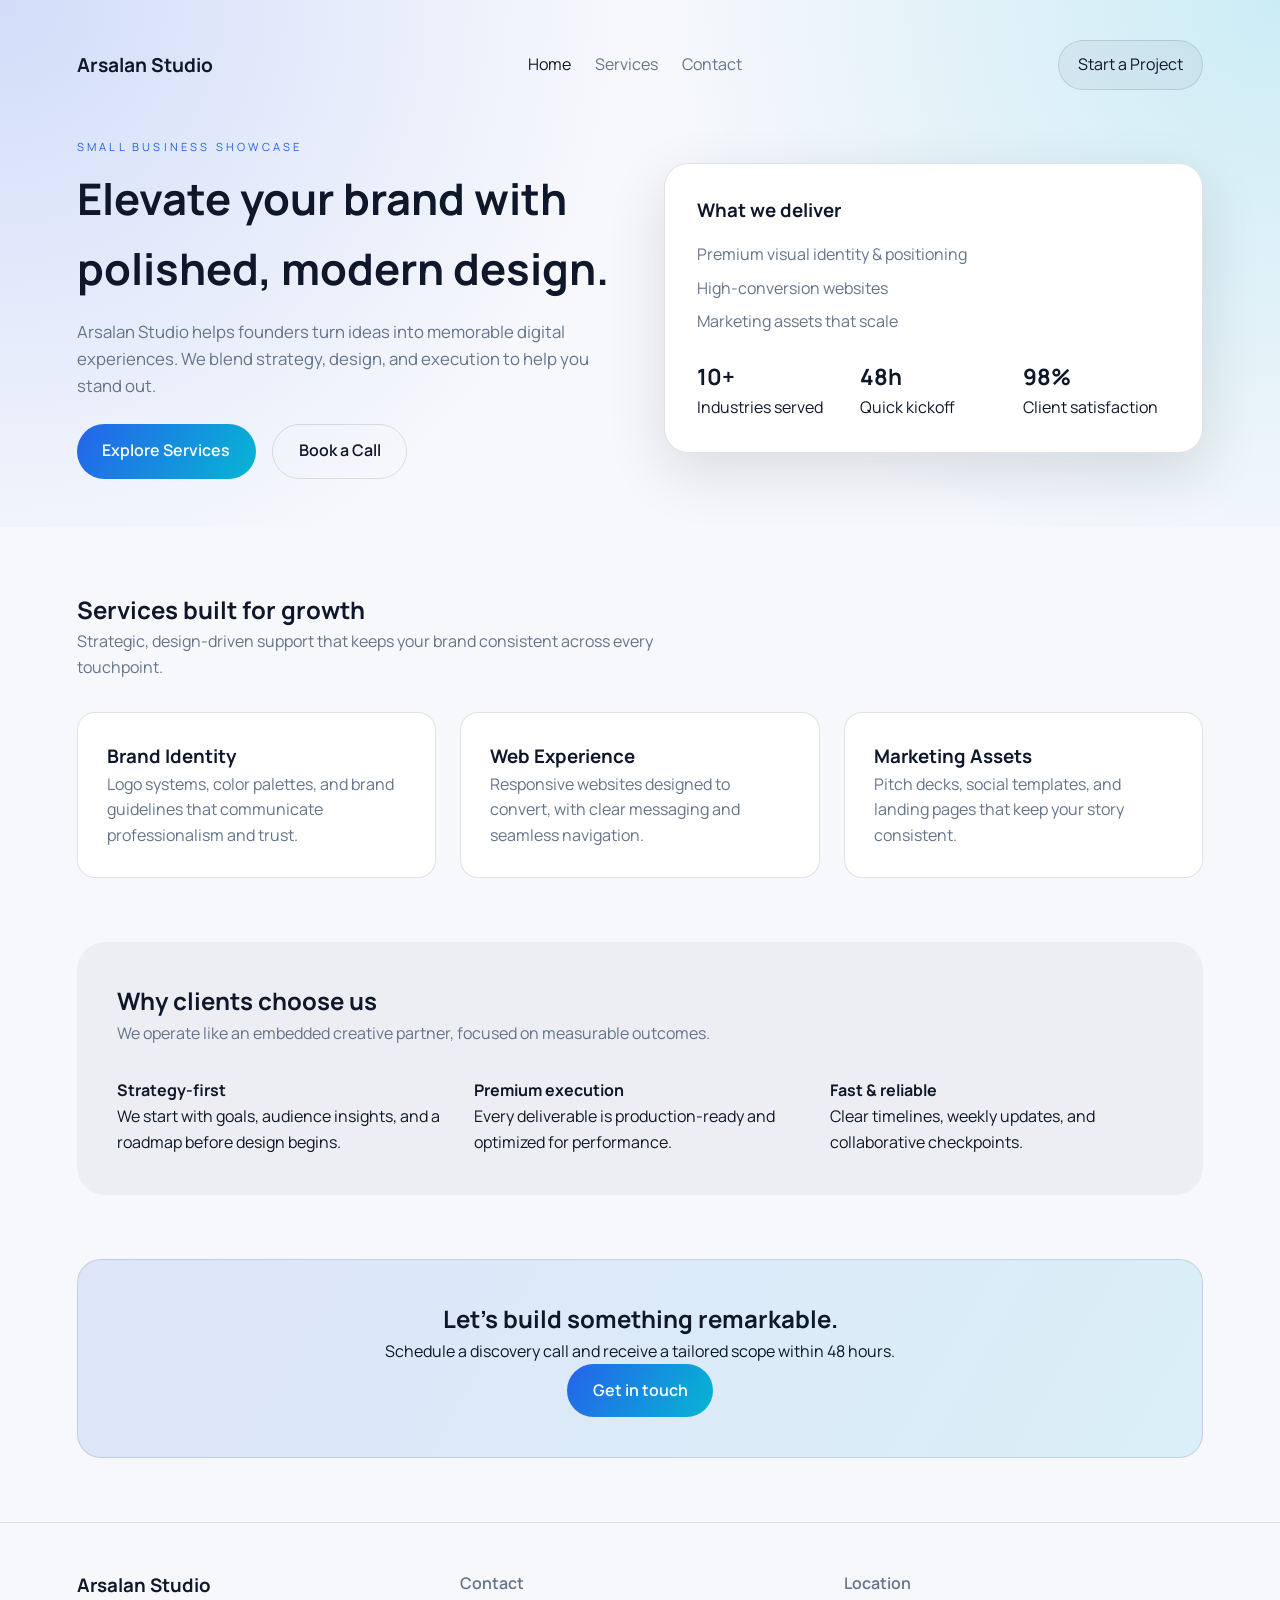
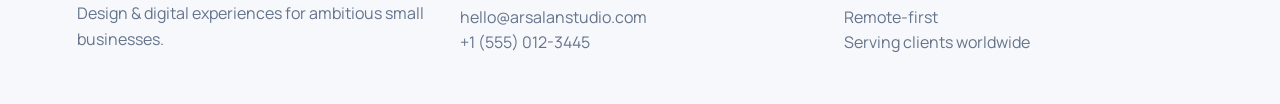
<file: index.html>
<!DOCTYPE html>
<html lang="en">
<head>
  <meta charset="UTF-8" />
  <meta name="viewport" content="width=device-width, initial-scale=1" />
  <title>Arsalan Studio | Showcase</title>
  <link rel="stylesheet" href="styles.css" />
</head>
<body>
  <header class="site-header">
    <nav class="nav">
      <a class="logo" href="index.html">Arsalan Studio</a>
      <div class="nav-links">
        <a class="active" href="index.html">Home</a>
        <a href="services.html">Services</a>
        <a href="contact.html">Contact</a>
      </div>
      <a class="cta" href="contact.html">Start a Project</a>
    </nav>
    <section class="hero">
      <div class="hero-content">
        <p class="eyebrow">Small Business Showcase</p>
        <h1>Elevate your brand with polished, modern design.</h1>
        <p class="lead">Arsalan Studio helps founders turn ideas into memorable digital experiences. We blend strategy, design, and execution to help you stand out.</p>
        <div class="hero-actions">
          <a class="primary" href="services.html">Explore Services</a>
          <a class="ghost" href="contact.html">Book a Call</a>
        </div>
      </div>
      <div class="hero-card">
        <h3>What we deliver</h3>
        <ul>
          <li>Premium visual identity & positioning</li>
          <li>High-conversion websites</li>
          <li>Marketing assets that scale</li>
        </ul>
        <div class="stat-grid">
          <div>
            <p class="stat">10+</p>
            <span>Industries served</span>
          </div>
          <div>
            <p class="stat">48h</p>
            <span>Quick kickoff</span>
          </div>
          <div>
            <p class="stat">98%</p>
            <span>Client satisfaction</span>
          </div>
        </div>
      </div>
    </section>
  </header>

  <main>
    <section class="section">
      <div class="section-header">
        <h2>Services built for growth</h2>
        <p>Strategic, design-driven support that keeps your brand consistent across every touchpoint.</p>
      </div>
      <div class="grid">
        <article class="card">
          <h3>Brand Identity</h3>
          <p>Logo systems, color palettes, and brand guidelines that communicate professionalism and trust.</p>
        </article>
        <article class="card">
          <h3>Web Experience</h3>
          <p>Responsive websites designed to convert, with clear messaging and seamless navigation.</p>
        </article>
        <article class="card">
          <h3>Marketing Assets</h3>
          <p>Pitch decks, social templates, and landing pages that keep your story consistent.</p>
        </article>
      </div>
    </section>

    <section class="section accent">
      <div class="section-header">
        <h2>Why clients choose us</h2>
        <p>We operate like an embedded creative partner, focused on measurable outcomes.</p>
      </div>
      <div class="feature-list">
        <div>
          <h4>Strategy-first</h4>
          <p>We start with goals, audience insights, and a roadmap before design begins.</p>
        </div>
        <div>
          <h4>Premium execution</h4>
          <p>Every deliverable is production-ready and optimized for performance.</p>
        </div>
        <div>
          <h4>Fast & reliable</h4>
          <p>Clear timelines, weekly updates, and collaborative checkpoints.</p>
        </div>
      </div>
    </section>

    <section class="section">
      <div class="callout">
        <h2>Let’s build something remarkable.</h2>
        <p>Schedule a discovery call and receive a tailored scope within 48 hours.</p>
        <a class="primary" href="contact.html">Get in touch</a>
      </div>
    </section>
  </main>

  <footer class="footer">
    <div>
      <h3>Arsalan Studio</h3>
      <p>Design & digital experiences for ambitious small businesses.</p>
    </div>
    <div>
      <p class="footer-title">Contact</p>
      <p>hello@arsalanstudio.com</p>
      <p>+1 (555) 012-3445</p>
    </div>
    <div>
      <p class="footer-title">Location</p>
      <p>Remote-first</p>
      <p>Serving clients worldwide</p>
    </div>
  </footer>
</body>
</html>
</file>
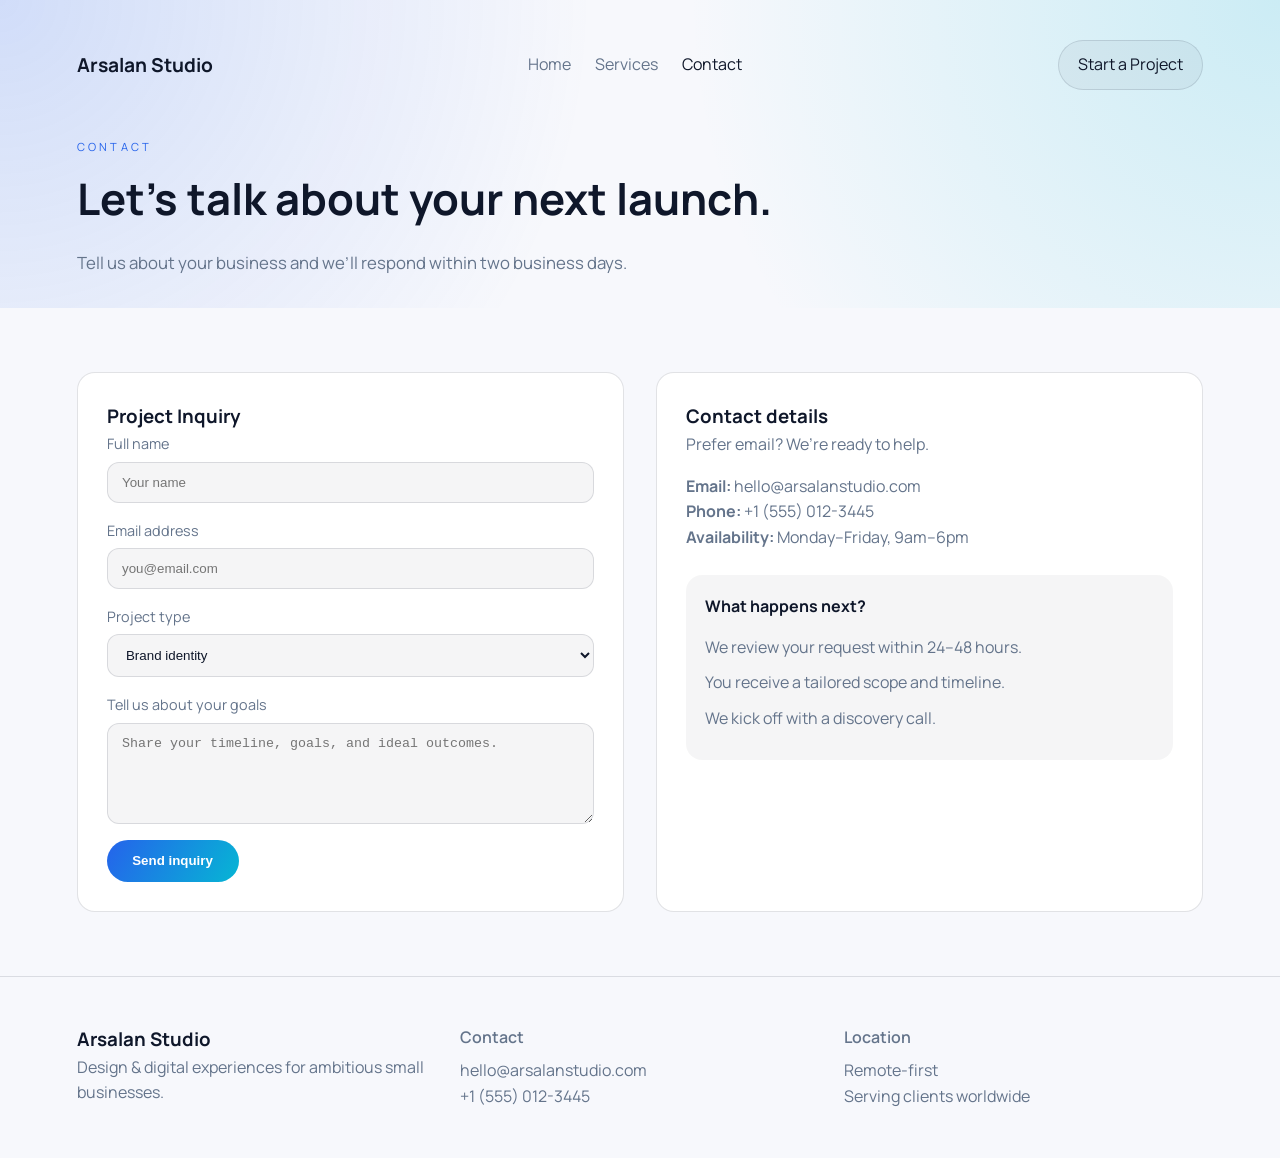
<file: contact.html>
<!DOCTYPE html>
<html lang="en">
<head>
  <meta charset="UTF-8" />
  <meta name="viewport" content="width=device-width, initial-scale=1" />
  <title>Contact | Arsalan Studio</title>
  <link rel="stylesheet" href="styles.css" />
</head>
<body>
  <header class="site-header compact">
    <nav class="nav">
      <a class="logo" href="index.html">Arsalan Studio</a>
      <div class="nav-links">
        <a href="index.html">Home</a>
        <a href="services.html">Services</a>
        <a class="active" href="contact.html">Contact</a>
      </div>
      <a class="cta" href="contact.html">Start a Project</a>
    </nav>
    <section class="hero slim">
      <div class="hero-content">
        <p class="eyebrow">Contact</p>
        <h1>Let’s talk about your next launch.</h1>
        <p class="lead">Tell us about your business and we’ll respond within two business days.</p>
      </div>
    </section>
  </header>

  <main>
    <section class="section">
      <div class="contact-grid">
        <form class="card" action="#" method="post">
          <h3>Project Inquiry</h3>
          <label>
            Full name
            <input type="text" name="name" placeholder="Your name" required />
          </label>
          <label>
            Email address
            <input type="email" name="email" placeholder="you@email.com" required />
          </label>
          <label>
            Project type
            <select name="project">
              <option>Brand identity</option>
              <option>Website design</option>
              <option>Marketing assets</option>
              <option>Consulting</option>
            </select>
          </label>
          <label>
            Tell us about your goals
            <textarea name="message" rows="5" placeholder="Share your timeline, goals, and ideal outcomes."></textarea>
          </label>
          <button class="primary" type="submit">Send inquiry</button>
        </form>

        <div class="card">
          <h3>Contact details</h3>
          <p>Prefer email? We’re ready to help.</p>
          <div class="contact-info">
            <p><strong>Email:</strong> hello@arsalanstudio.com</p>
            <p><strong>Phone:</strong> +1 (555) 012-3445</p>
            <p><strong>Availability:</strong> Monday–Friday, 9am–6pm</p>
          </div>
          <div class="highlight">
            <h4>What happens next?</h4>
            <ul>
              <li>We review your request within 24–48 hours.</li>
              <li>You receive a tailored scope and timeline.</li>
              <li>We kick off with a discovery call.</li>
            </ul>
          </div>
        </div>
      </div>
    </section>
  </main>

  <footer class="footer">
    <div>
      <h3>Arsalan Studio</h3>
      <p>Design & digital experiences for ambitious small businesses.</p>
    </div>
    <div>
      <p class="footer-title">Contact</p>
      <p>hello@arsalanstudio.com</p>
      <p>+1 (555) 012-3445</p>
    </div>
    <div>
      <p class="footer-title">Location</p>
      <p>Remote-first</p>
      <p>Serving clients worldwide</p>
    </div>
  </footer>
</body>
</html>
</file>
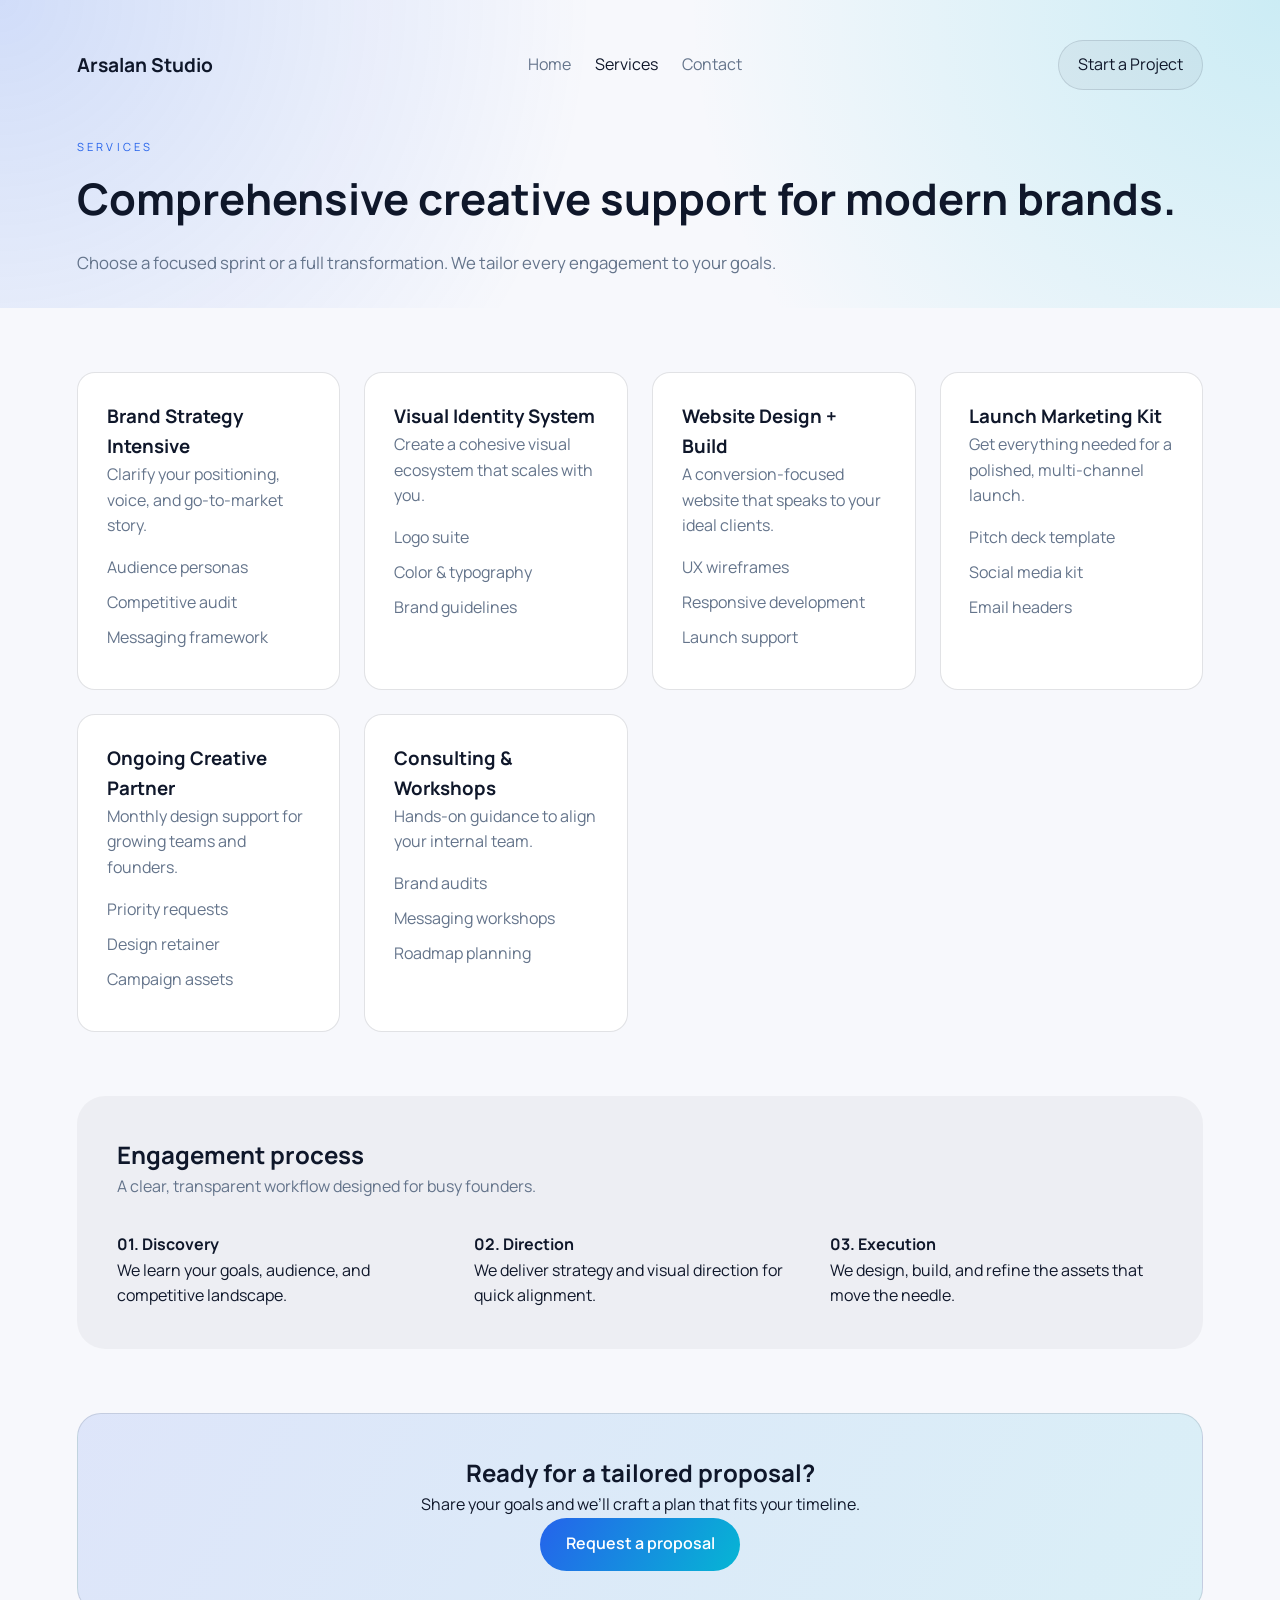
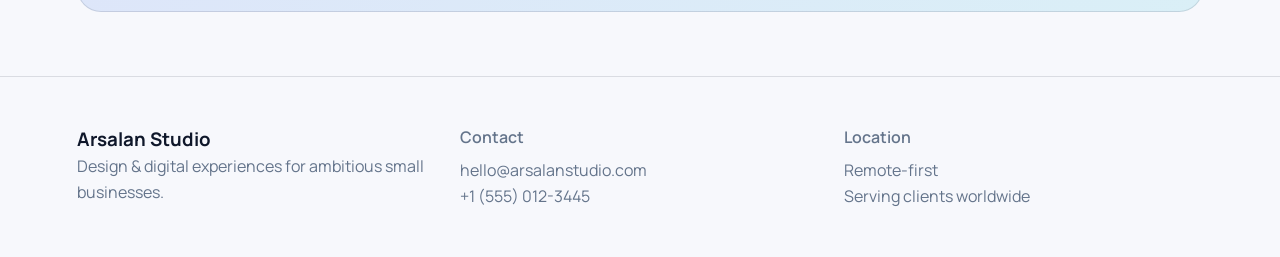
<file: services.html>
<!DOCTYPE html>
<html lang="en">
<head>
  <meta charset="UTF-8" />
  <meta name="viewport" content="width=device-width, initial-scale=1" />
  <title>Services | Arsalan Studio</title>
  <link rel="stylesheet" href="styles.css" />
</head>
<body>
  <header class="site-header compact">
    <nav class="nav">
      <a class="logo" href="index.html">Arsalan Studio</a>
      <div class="nav-links">
        <a href="index.html">Home</a>
        <a class="active" href="services.html">Services</a>
        <a href="contact.html">Contact</a>
      </div>
      <a class="cta" href="contact.html">Start a Project</a>
    </nav>
    <section class="hero slim">
      <div class="hero-content">
        <p class="eyebrow">Services</p>
        <h1>Comprehensive creative support for modern brands.</h1>
        <p class="lead">Choose a focused sprint or a full transformation. We tailor every engagement to your goals.</p>
      </div>
    </section>
  </header>

  <main>
    <section class="section">
      <div class="grid">
        <article class="card">
          <h3>Brand Strategy Intensive</h3>
          <p>Clarify your positioning, voice, and go-to-market story.</p>
          <ul>
            <li>Audience personas</li>
            <li>Competitive audit</li>
            <li>Messaging framework</li>
          </ul>
        </article>
        <article class="card">
          <h3>Visual Identity System</h3>
          <p>Create a cohesive visual ecosystem that scales with you.</p>
          <ul>
            <li>Logo suite</li>
            <li>Color & typography</li>
            <li>Brand guidelines</li>
          </ul>
        </article>
        <article class="card">
          <h3>Website Design + Build</h3>
          <p>A conversion-focused website that speaks to your ideal clients.</p>
          <ul>
            <li>UX wireframes</li>
            <li>Responsive development</li>
            <li>Launch support</li>
          </ul>
        </article>
        <article class="card">
          <h3>Launch Marketing Kit</h3>
          <p>Get everything needed for a polished, multi-channel launch.</p>
          <ul>
            <li>Pitch deck template</li>
            <li>Social media kit</li>
            <li>Email headers</li>
          </ul>
        </article>
        <article class="card">
          <h3>Ongoing Creative Partner</h3>
          <p>Monthly design support for growing teams and founders.</p>
          <ul>
            <li>Priority requests</li>
            <li>Design retainer</li>
            <li>Campaign assets</li>
          </ul>
        </article>
        <article class="card">
          <h3>Consulting & Workshops</h3>
          <p>Hands-on guidance to align your internal team.</p>
          <ul>
            <li>Brand audits</li>
            <li>Messaging workshops</li>
            <li>Roadmap planning</li>
          </ul>
        </article>
      </div>
    </section>

    <section class="section accent">
      <div class="section-header">
        <h2>Engagement process</h2>
        <p>A clear, transparent workflow designed for busy founders.</p>
      </div>
      <div class="feature-list">
        <div>
          <h4>01. Discovery</h4>
          <p>We learn your goals, audience, and competitive landscape.</p>
        </div>
        <div>
          <h4>02. Direction</h4>
          <p>We deliver strategy and visual direction for quick alignment.</p>
        </div>
        <div>
          <h4>03. Execution</h4>
          <p>We design, build, and refine the assets that move the needle.</p>
        </div>
      </div>
    </section>

    <section class="section">
      <div class="callout">
        <h2>Ready for a tailored proposal?</h2>
        <p>Share your goals and we’ll craft a plan that fits your timeline.</p>
        <a class="primary" href="contact.html">Request a proposal</a>
      </div>
    </section>
  </main>

  <footer class="footer">
    <div>
      <h3>Arsalan Studio</h3>
      <p>Design & digital experiences for ambitious small businesses.</p>
    </div>
    <div>
      <p class="footer-title">Contact</p>
      <p>hello@arsalanstudio.com</p>
      <p>+1 (555) 012-3445</p>
    </div>
    <div>
      <p class="footer-title">Location</p>
      <p>Remote-first</p>
      <p>Serving clients worldwide</p>
    </div>
  </footer>
</body>
</html>
</file>
<file: styles.css>
@import url('https://fonts.googleapis.com/css2?family=Manrope:wght@300;400;500;600;700&display=swap');

:root {
  --bg: #f7f8fc;
  --card: #ffffff;
  --accent: #2563eb;
  --accent-2: #06b6d4;
  --text: #0f172a;
  --muted: #64748b;
  --border: rgba(15, 23, 42, 0.12);
  --shadow: 0 20px 60px rgba(15, 23, 42, 0.12);
}

* {
  box-sizing: border-box;
  margin: 0;
  padding: 0;
}

body {
  font-family: 'Manrope', sans-serif;
  background: var(--bg);
  color: var(--text);
  line-height: 1.6;
}

a {
  color: inherit;
  text-decoration: none;
}

.site-header {
  background: radial-gradient(circle at top left, rgba(37, 99, 235, 0.18), transparent 45%),
    radial-gradient(circle at top right, rgba(6, 182, 212, 0.18), transparent 45%);
  padding: 2.5rem 6vw 3rem;
}

.site-header.compact {
  padding-bottom: 2rem;
}

.nav {
  display: flex;
  align-items: center;
  justify-content: space-between;
  gap: 1.5rem;
  margin-bottom: 3rem;
}

.logo {
  font-weight: 700;
  font-size: 1.2rem;
}

.nav-links {
  display: flex;
  gap: 1.5rem;
}

.nav-links a {
  color: var(--muted);
  transition: color 0.2s ease;
}

.nav-links a.active,
.nav-links a:hover {
  color: var(--text);
}

.cta {
  padding: 0.7rem 1.2rem;
  border-radius: 999px;
  border: 1px solid var(--border);
  background: rgba(15, 23, 42, 0.04);
}

.hero {
  display: grid;
  grid-template-columns: repeat(auto-fit, minmax(280px, 1fr));
  gap: 3rem;
  align-items: center;
}

.hero.slim {
  grid-template-columns: 1fr;
}

.hero-content h1 {
  font-size: clamp(2.2rem, 3.4vw, 3.4rem);
  margin: 0.5rem 0 1rem;
}

.eyebrow {
  text-transform: uppercase;
  letter-spacing: 0.2rem;
  font-size: 0.7rem;
  color: var(--accent);
}

.lead {
  color: var(--muted);
  font-size: 1.05rem;
}

.hero-actions {
  display: flex;
  flex-wrap: wrap;
  gap: 1rem;
  margin-top: 1.5rem;
}

.primary,
.ghost,
button.primary {
  display: inline-flex;
  align-items: center;
  justify-content: center;
  padding: 0.85rem 1.6rem;
  border-radius: 999px;
  font-weight: 600;
  border: none;
  cursor: pointer;
}

.primary {
  background: linear-gradient(120deg, var(--accent), var(--accent-2));
  color: #ffffff;
}

.ghost {
  border: 1px solid var(--border);
  color: var(--text);
  background: transparent;
}

.hero-card {
  background: var(--card);
  border-radius: 24px;
  padding: 2rem;
  box-shadow: var(--shadow);
  border: 1px solid var(--border);
}

.hero-card ul {
  list-style: none;
  margin: 1rem 0 1.5rem;
  color: var(--muted);
}

.hero-card li {
  margin-bottom: 0.5rem;
}

.stat-grid {
  display: grid;
  grid-template-columns: repeat(auto-fit, minmax(120px, 1fr));
  gap: 1rem;
}

.stat {
  font-size: 1.4rem;
  font-weight: 700;
}

main {
  padding: 0 6vw 4rem;
}

.section {
  margin-top: 4rem;
}

.section-header {
  max-width: 600px;
  margin-bottom: 2rem;
}

.section-header p {
  color: var(--muted);
}

.grid {
  display: grid;
  grid-template-columns: repeat(auto-fit, minmax(240px, 1fr));
  gap: 1.5rem;
}

.card {
  background: var(--card);
  border-radius: 18px;
  padding: 1.8rem;
  border: 1px solid var(--border);
}

.card p,
.card li {
  color: var(--muted);
}

.card ul {
  list-style: none;
  margin-top: 1rem;
}

.card li {
  margin-bottom: 0.6rem;
}

.accent {
  background: rgba(15, 23, 42, 0.04);
  padding: 2.5rem;
  border-radius: 28px;
}

.feature-list {
  display: grid;
  grid-template-columns: repeat(auto-fit, minmax(220px, 1fr));
  gap: 1.5rem;
}

.callout {
  background: linear-gradient(120deg, rgba(37, 99, 235, 0.12), rgba(6, 182, 212, 0.12));
  border-radius: 24px;
  padding: 2.5rem;
  text-align: center;
  border: 1px solid var(--border);
}

.footer {
  display: grid;
  grid-template-columns: repeat(auto-fit, minmax(220px, 1fr));
  gap: 1.5rem;
  padding: 3rem 6vw;
  border-top: 1px solid var(--border);
}

.footer p {
  color: var(--muted);
}

.footer-title {
  font-weight: 600;
  margin-bottom: 0.5rem;
}

.contact-grid {
  display: grid;
  grid-template-columns: repeat(auto-fit, minmax(280px, 1fr));
  gap: 2rem;
}

form label {
  display: grid;
  gap: 0.4rem;
  margin-bottom: 1rem;
  color: var(--muted);
  font-size: 0.9rem;
}

input,
select,
textarea {
  background: rgba(15, 23, 42, 0.04);
  border: 1px solid var(--border);
  border-radius: 12px;
  padding: 0.75rem 0.9rem;
  color: var(--text);
}

.contact-info {
  margin: 1rem 0 1.5rem;
}

.highlight {
  background: rgba(15, 23, 42, 0.04);
  border-radius: 16px;
  padding: 1.2rem;
}

@media (max-width: 720px) {
  .nav {
    flex-direction: column;
    align-items: flex-start;
  }

  .nav-links {
    flex-wrap: wrap;
  }

  .cta {
    width: 100%;
    text-align: center;
  }
}
</file>
